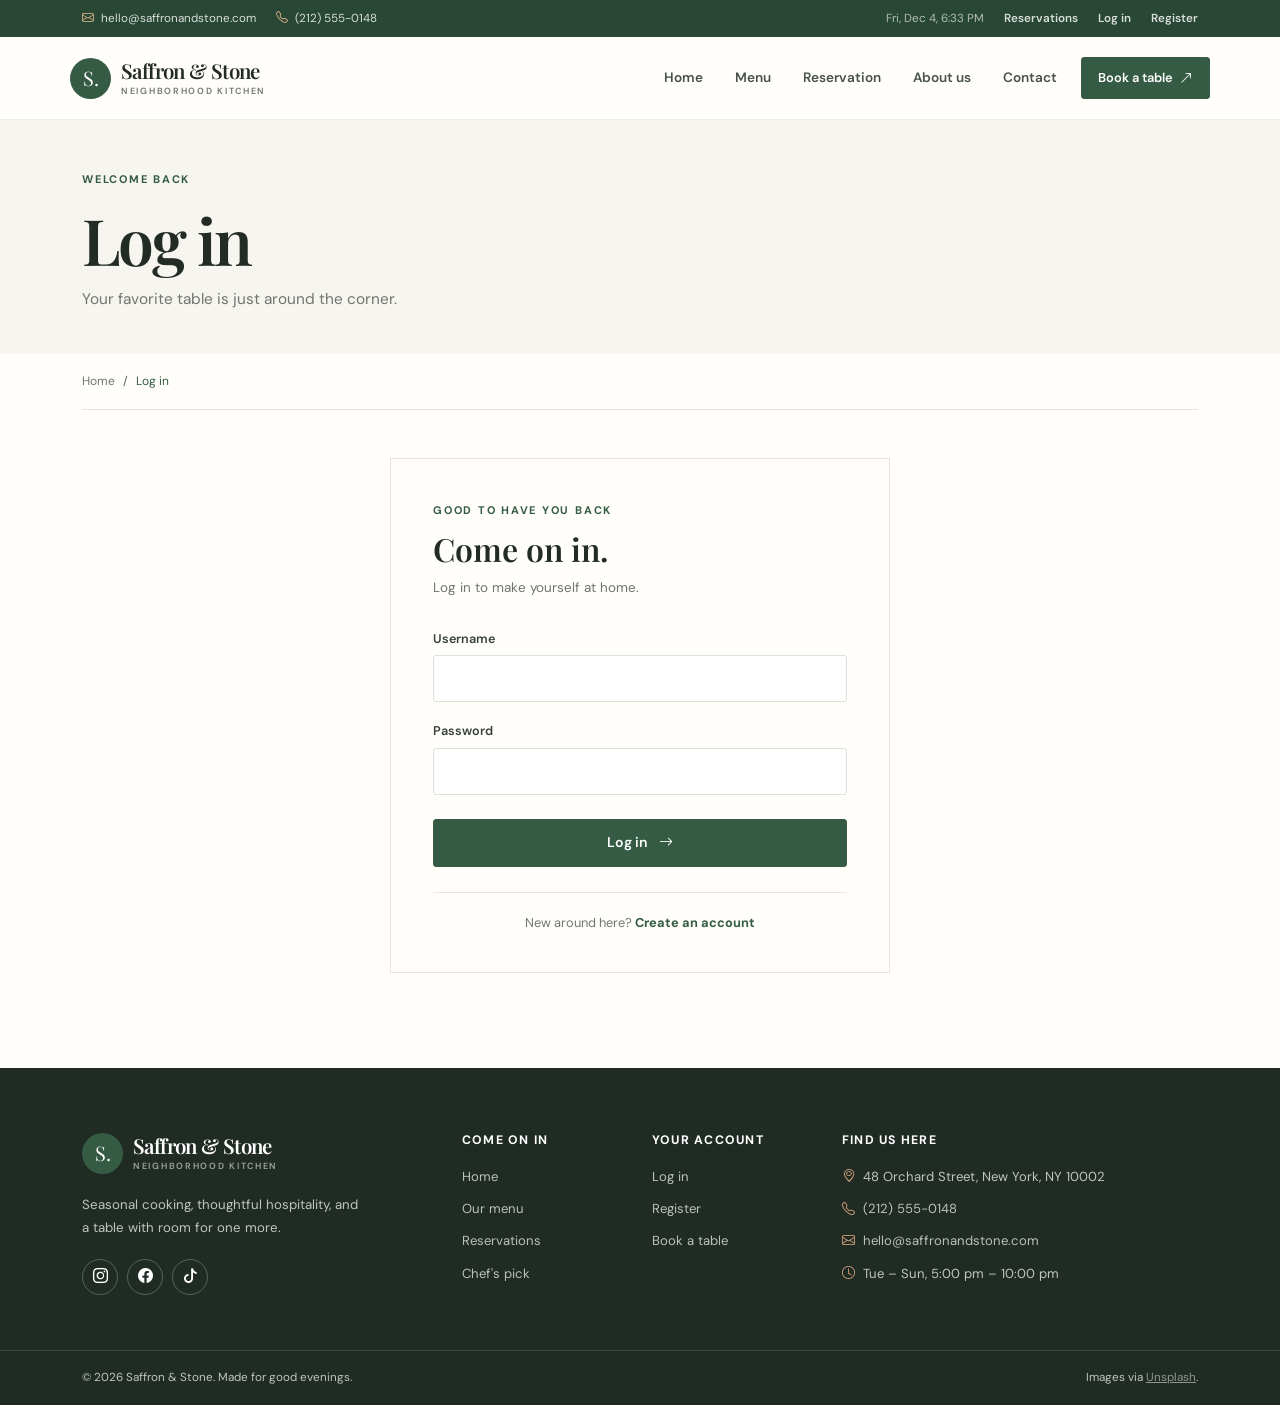
<file: login.html>
<!doctype html>
<html lang="en">
<head>
  <meta charset="utf-8">
  <meta name="viewport" content="width=device-width, initial-scale=1">
  <meta name="description" content="Log in to your Saffron & Stone account.">
  <title>Log In | Saffron & Stone</title>
  <link rel="preconnect" href="https://fonts.googleapis.com">
  <link href="https://fonts.googleapis.com/css2?family=DM+Sans:wght@400;500;600;700&amp;family=Playfair+Display:wght@500;600;700&amp;display=swap" rel="stylesheet">
  <link href="https://cdn.jsdelivr.net/npm/bootstrap@5.3.3/dist/css/bootstrap.min.css" rel="stylesheet">
  <link href="https://cdn.jsdelivr.net/npm/bootstrap-icons@1.11.3/font/bootstrap-icons.min.css" rel="stylesheet">
  <link href="assets/css/style.css" rel="stylesheet">
</head>
<body>
  <div id="site-header"></div>
  <main>
    <section class="page-banner compact-banner"><div class="container"><span class="eyebrow">WELCOME BACK</span><h1>Log in</h1><p>Your favorite table is just around the corner.</p></div></section>
    <div class="container"><nav aria-label="breadcrumb"><ol class="breadcrumb custom-breadcrumb"><li class="breadcrumb-item"><a href="index.html">Home</a></li><li class="breadcrumb-item active" aria-current="page">Log in</li></ol></nav></div>
    <section class="container auth-section">
      <div class="auth-card login-card">
        <div class="auth-heading"><span class="eyebrow">GOOD TO HAVE YOU BACK</span><h2>Come on in.</h2><p>Log in to make yourself at home.</p></div>
        <form class="needs-validation" data-demo-auth novalidate>
          <div class="mb-3"><label class="form-label" for="loginUsername">Username</label><input class="form-control" id="loginUsername" name="username" autocomplete="username" required><div class="invalid-feedback">Please enter your username.</div></div>
          <div class="mb-4"><label class="form-label" for="loginPassword">Password</label><input class="form-control" id="loginPassword" name="password" type="password" autocomplete="current-password" required><div class="invalid-feedback">Please enter your password.</div></div>
          <button class="btn btn-primary btn-lg w-100" type="submit">Log in <i class="bi bi-arrow-right ms-2"></i></button><div class="form-feedback" aria-live="polite"></div>
        </form>
        <p class="auth-switch">New around here? <a href="signup.html">Create an account</a></p>
      </div>
    </section>
  </main>
  <div id="site-footer"></div>
  <script src="https://cdn.jsdelivr.net/npm/bootstrap@5.3.3/dist/js/bootstrap.bundle.min.js"></script>
  <script src="assets/js/main.js"></script>
</body>
</html>
</file>
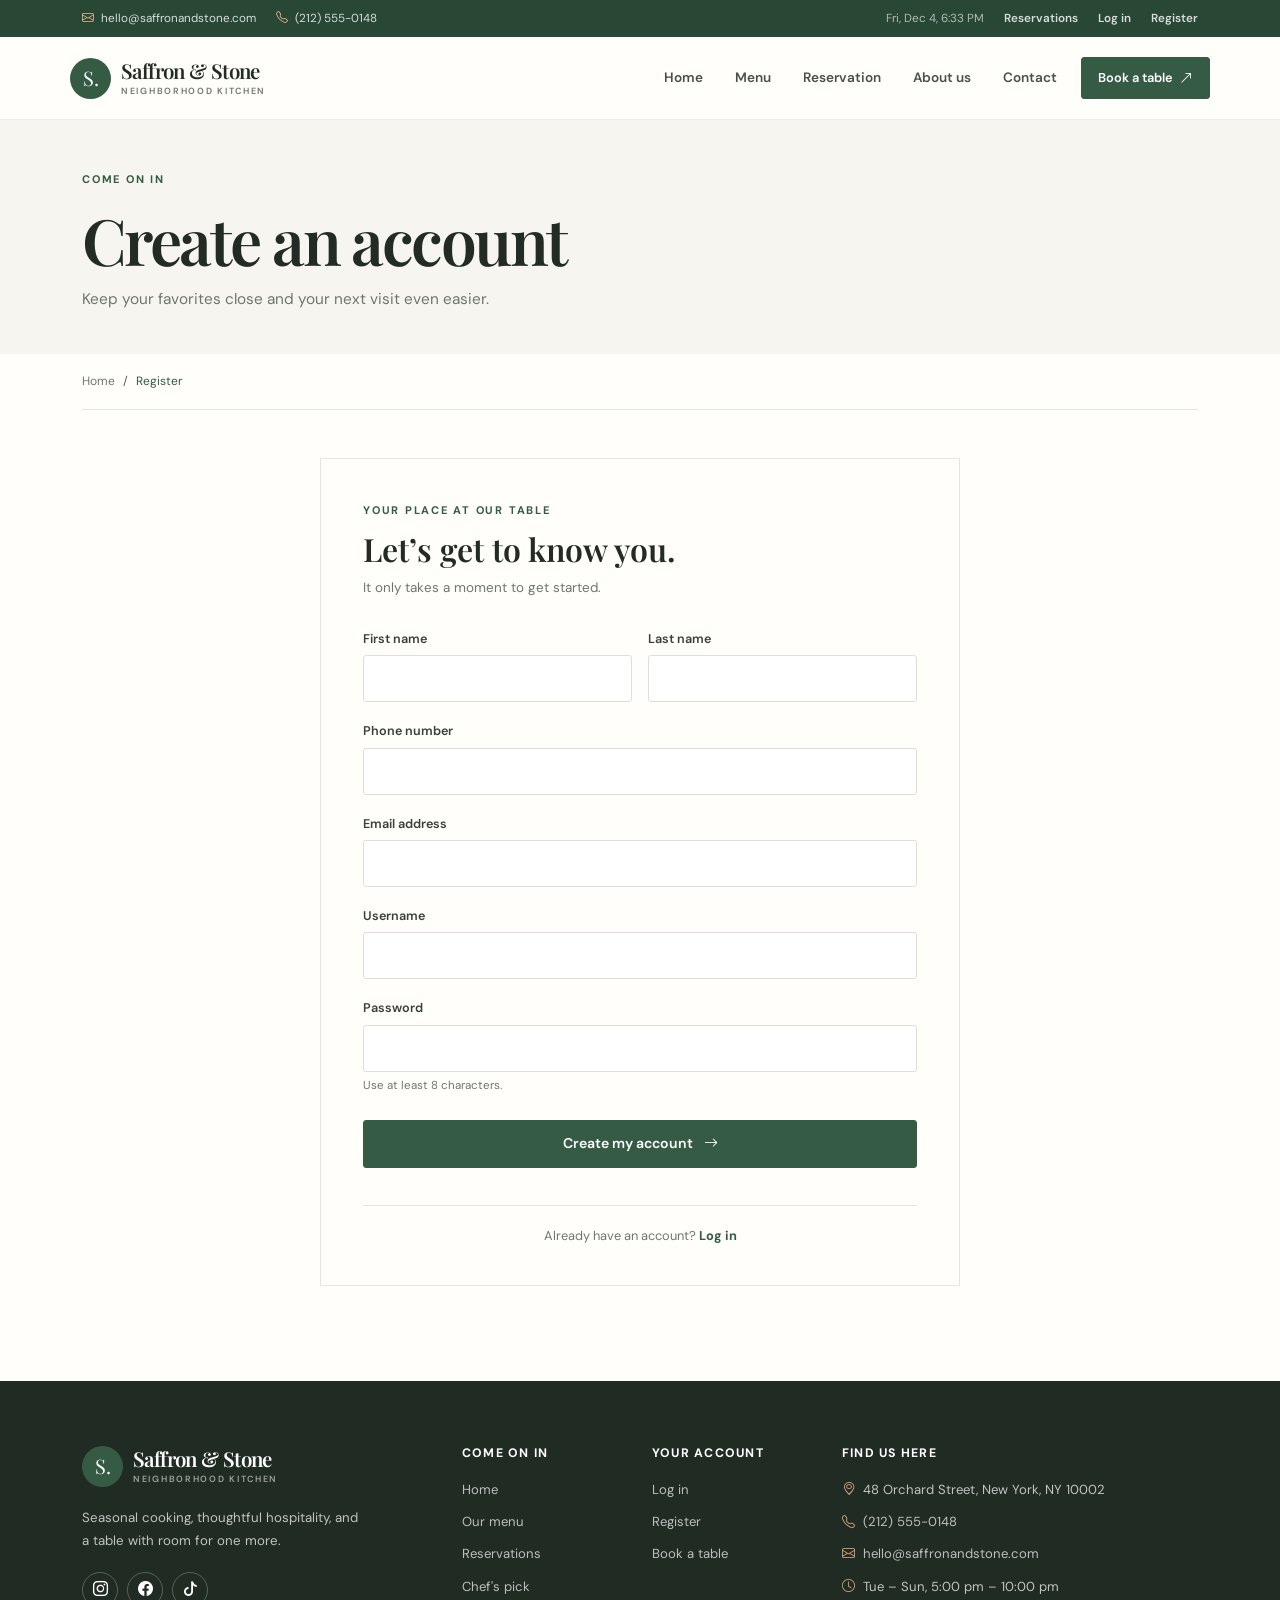
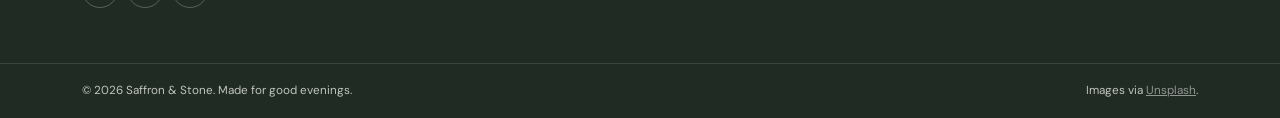
<file: signup.html>
<!doctype html>
<html lang="en">
<head>
  <meta charset="utf-8">
  <meta name="viewport" content="width=device-width, initial-scale=1">
  <meta name="description" content="Create your Saffron & Stone account to keep your favorite meals close.">
  <title>Create an Account | Saffron & Stone</title>
  <link rel="preconnect" href="https://fonts.googleapis.com">
  <link href="https://fonts.googleapis.com/css2?family=DM+Sans:wght@400;500;600;700&amp;family=Playfair+Display:wght@500;600;700&amp;display=swap" rel="stylesheet">
  <link href="https://cdn.jsdelivr.net/npm/bootstrap@5.3.3/dist/css/bootstrap.min.css" rel="stylesheet">
  <link href="https://cdn.jsdelivr.net/npm/bootstrap-icons@1.11.3/font/bootstrap-icons.min.css" rel="stylesheet">
  <link href="assets/css/style.css" rel="stylesheet">
</head>
<body>
  <div id="site-header"></div>
  <main>
    <section class="page-banner compact-banner"><div class="container"><span class="eyebrow">COME ON IN</span><h1>Create an account</h1><p>Keep your favorites close and your next visit even easier.</p></div></section>
    <div class="container"><nav aria-label="breadcrumb"><ol class="breadcrumb custom-breadcrumb"><li class="breadcrumb-item"><a href="index.html">Home</a></li><li class="breadcrumb-item active" aria-current="page">Register</li></ol></nav></div>
    <section class="container auth-section">
      <div class="auth-card">
        <div class="auth-heading"><span class="eyebrow">YOUR PLACE AT OUR TABLE</span><h2>Let’s get to know you.</h2><p>It only takes a moment to get started.</p></div>
        <form class="needs-validation" data-demo-auth novalidate>
          <div class="row g-3">
            <div class="col-sm-6"><label class="form-label" for="firstName">First name</label><input class="form-control" id="firstName" name="firstName" autocomplete="given-name" required><div class="invalid-feedback">Please enter your first name.</div></div>
            <div class="col-sm-6"><label class="form-label" for="lastName">Last name</label><input class="form-control" id="lastName" name="lastName" autocomplete="family-name" required><div class="invalid-feedback">Please enter your last name.</div></div>
            <div class="col-12"><label class="form-label" for="signupPhone">Phone number</label><input class="form-control" id="signupPhone" name="phone" type="tel" autocomplete="tel" required><div class="invalid-feedback">Please enter your phone number.</div></div>
            <div class="col-12"><label class="form-label" for="signupEmail">Email address</label><input class="form-control" id="signupEmail" name="email" type="email" autocomplete="email" required><div class="invalid-feedback">Please enter a valid email address.</div></div>
            <div class="col-12"><label class="form-label" for="signupUsername">Username</label><input class="form-control" id="signupUsername" name="username" autocomplete="username" minlength="3" required><div class="invalid-feedback">Choose a username with at least 3 characters.</div></div>
            <div class="col-12"><label class="form-label" for="signupPassword">Password</label><input class="form-control" id="signupPassword" name="password" type="password" autocomplete="new-password" minlength="8" required><div class="form-text">Use at least 8 characters.</div><div class="invalid-feedback">Please enter a password with at least 8 characters.</div></div>
            <div class="col-12"><button class="btn btn-primary btn-lg w-100 mt-2" type="submit">Create my account <i class="bi bi-arrow-right ms-2"></i></button><div class="form-feedback" aria-live="polite"></div></div>
          </div>
        </form>
        <p class="auth-switch">Already have an account? <a href="login.html">Log in</a></p>
      </div>
    </section>
  </main>
  <div id="site-footer"></div>
  <script src="https://cdn.jsdelivr.net/npm/bootstrap@5.3.3/dist/js/bootstrap.bundle.min.js"></script>
  <script src="assets/js/main.js"></script>
</body>
</html>
</file>
<file: assets/css/style.css>
:root {
  --ink: #232b25;
  --muted: #6f766f;
  --cream: #f7f5ef;
  --paper: #fffefa;
  --green: #355b45;
  --green-dark: #284735;
  --orange: #d78a56;
  --line: #e7e5dc;
  --serif: "Playfair Display", Georgia, serif;
  --sans: "DM Sans", sans-serif;
}

* { box-sizing: border-box; }
body { color: var(--ink); background: var(--paper); font-family: var(--sans); font-size: 15px; line-height: 1.7; }
a { color: var(--green); }
a:hover { color: var(--green-dark); }
h1, h2, h3, h4 { font-family: var(--serif); font-weight: 600; line-height: 1.2; }
.btn { border-radius: 3px; font-size: .88rem; font-weight: 600; padding: .8rem 1.35rem; }
.btn.btn-sm { padding: .5rem .85rem; }
.btn-primary { --bs-btn-bg: var(--green); --bs-btn-border-color: var(--green); --bs-btn-hover-bg: var(--green-dark); --bs-btn-hover-border-color: var(--green-dark); --bs-btn-active-bg: var(--green-dark); --bs-btn-active-border-color: var(--green-dark); }
.btn-outline-dark { --bs-btn-color: var(--ink); --bs-btn-border-color: #b7bab1; --bs-btn-hover-bg: var(--ink); --bs-btn-hover-border-color: var(--ink); border-radius: 3px; padding: .8rem 1.4rem; }
.eyebrow { color: var(--green); display: inline-block; font-size: .69rem; font-weight: 700; letter-spacing: .16em; line-height: 1.5; }
.topbar { background: var(--green-dark); color: rgba(255,255,255,.82); font-size: .73rem; }
.topbar .container { align-items: center; display: flex; justify-content: space-between; min-height: 37px; }
.topbar a { color: inherit; text-decoration: none; transition: color .2s ease; }
.topbar a:hover { color: #fff; }
.topbar-contact, .topbar-links { align-items: center; display: flex; gap: 20px; }
.topbar-contact span, .topbar-contact a { align-items: center; display: inline-flex; gap: 7px; }
.topbar-contact i { color: #e8ba8e; }
.topbar-links a { font-weight: 600; }
.topbar-clock { color: rgba(255,255,255,.64); font-variant-numeric: tabular-nums; }
.main-nav { background: rgba(255,254,250,.97); border-bottom: 1px solid rgba(35,43,37,.08); position: relative; z-index: 20; }
.main-nav .navbar { min-height: 82px; padding-bottom: .65rem; padding-top: .65rem; }
.brand-mark { align-items: center; color: var(--ink); display: inline-flex; gap: 10px; text-decoration: none; }
.brand-mark:hover { color: var(--ink); }
.brand-icon { align-items: center; background: var(--green); border-radius: 50%; color: #fff; display: inline-flex; font-family: var(--serif); font-size: 1.25rem; height: 41px; justify-content: center; width: 41px; }
.brand-name { display: flex; flex-direction: column; font-family: var(--serif); font-size: 1.28rem; font-weight: 600; letter-spacing: -.03em; line-height: 1.08; }
.brand-name small { color: var(--muted); font-family: var(--sans); font-size: .56rem; font-weight: 600; letter-spacing: .19em; margin-top: 5px; text-transform: uppercase; }
.main-nav .navbar-nav { align-items: center; gap: 5px; }
.main-nav .nav-link { color: #485149; font-size: .85rem; font-weight: 600; padding: .55rem .85rem !important; position: relative; }
.main-nav .nav-link::after { background: var(--orange); bottom: 3px; content: ""; height: 2px; left: .85rem; position: absolute; transform: scaleX(0); transform-origin: left; transition: transform .2s ease; width: calc(100% - 1.7rem); }
.main-nav .nav-link:hover, .main-nav .nav-link.active { color: var(--green); }
.main-nav .nav-link:hover::after, .main-nav .nav-link.active::after { transform: scaleX(1); }
.nav-book { font-size: .8rem; margin-left: 10px; padding: .68rem 1rem; }
.hero-carousel { position: relative; }
.hero-carousel .carousel-item { height: min(690px, 74vh); min-height: 530px; }
.hero-image { height: 100%; object-fit: cover; }
.hero-shade { background: linear-gradient(90deg, rgba(20,29,23,.72) 0%, rgba(20,29,23,.45) 44%, rgba(20,29,23,.06) 100%); inset: 0; position: absolute; }
.hero-caption { bottom: auto; left: max(calc((100% - 1140px) / 2), 8%); right: auto; text-align: left; top: 50%; transform: translateY(-45%); width: min(610px, 78%); }
.hero-caption h1, .hero-caption h2 { color: #fff; font-size: clamp(3.2rem, 6vw, 5.4rem); letter-spacing: -.045em; line-height: 1.04; margin: 20px 0 16px; }
.hero-caption p { color: rgba(255,255,255,.85); font-size: 1.03rem; margin-bottom: 27px; max-width: 430px; }
.hero-caption .btn { padding: .9rem 1.4rem; }
.hero-carousel .carousel-indicators { justify-content: flex-start; margin-bottom: 38px; margin-left: max(calc((100% - 1140px) / 2), 8%); }
.hero-carousel .carousel-indicators [data-bs-target] { border: 0; height: 3px; width: 34px; }
.hero-carousel .carousel-control-prev, .hero-carousel .carousel-control-next { width: 8%; }
.hero-note { background: var(--paper); bottom: 0; color: var(--ink); font-size: .74rem; font-weight: 600; padding: 12px 18px; position: absolute; right: 0; z-index: 5; }
.hero-note span:last-child { color: var(--muted); font-weight: 400; margin-left: 6px; }
.section-space { padding-bottom: 100px; padding-top: 100px; }
.section-heading { margin: 0 auto 43px; max-width: 700px; }
.section-heading h2 { font-size: clamp(2.1rem, 4vw, 3rem); letter-spacing: -.03em; margin: 12px 0; }
.section-heading p { color: var(--muted); margin: 0 auto; max-width: 500px; }
.dish-card { background: #fff; border: 1px solid #eeece5; border-radius: 4px; overflow: hidden; transition: box-shadow .25s ease, transform .25s ease; }
.dish-card:hover { box-shadow: 0 15px 35px rgba(34,45,36,.1); transform: translateY(-4px); }
.dish-photo-link { display: block; overflow: hidden; }
.dish-card .card-img-top { aspect-ratio: 1.42; object-fit: cover; transition: transform .5s ease; }
.dish-card:hover .card-img-top { transform: scale(1.045); }
.dish-card .card-body { padding: 22px 22px 24px; }
.dish-card .card-title { font-family: var(--serif); font-size: 1.2rem; margin: 0 0 8px; }
.dish-card .card-text { color: var(--muted); font-size: .86rem; line-height: 1.65; margin-bottom: 18px; }
.price { color: var(--green); font-size: .95rem; font-weight: 700; white-space: nowrap; }
.text-link { color: var(--green); font-size: .81rem; font-weight: 700; text-decoration: none; }
.text-link i { display: inline-block; transition: transform .2s ease; }
.text-link:hover i { transform: translate(3px, -2px); }
.recommendation-section { background: var(--cream); padding: 100px 0; }
.recommendation-image { position: relative; }
.recommendation-image img { aspect-ratio: 1.2; border-radius: 3px; object-fit: cover; width: 100%; }
.image-label { background: #fff; bottom: 18px; color: var(--green); font-size: .76rem; font-weight: 700; left: 18px; padding: 10px 14px; position: absolute; }
.image-label i { color: var(--orange); }
.display-heading { font-size: clamp(2.4rem, 4vw, 3.5rem); letter-spacing: -.04em; margin: 16px 0; }
.lead-copy { color: var(--muted); font-size: 1rem; line-height: 1.9; }
.chef-meta { align-items: center; color: var(--muted); display: flex; font-size: .78rem; gap: 15px; margin-top: 22px; }
.chef-meta .price { font-size: 1.2rem; }
.meta-divider { background: #c9c8bd; height: 19px; width: 1px; }
.testimonial-card { background: #fff; border: 1px solid var(--line); padding: 30px; }
.stars { color: #ce9157; font-size: .9rem; letter-spacing: .12em; }
.testimonial-card blockquote { font-family: var(--serif); font-size: 1.16rem; line-height: 1.7; margin: 15px 0 22px; }
.reviewer { align-items: center; display: flex; gap: 12px; }
.avatar { align-items: center; background: #e9eee8; border-radius: 50%; color: var(--green); display: inline-flex; font-size: .72rem; font-weight: 700; height: 39px; justify-content: center; width: 39px; }
.reviewer strong, .reviewer small { display: block; }
.reviewer strong { font-size: .8rem; }
.reviewer small { color: var(--muted); font-size: .72rem; }
.newsletter-section { background: var(--green-dark); color: #fff; padding: 66px 0; }
.newsletter-section h2 { font-size: clamp(2rem, 4vw, 2.8rem); margin: 10px 0; }
.newsletter-section p { color: rgba(255,255,255,.72); margin: 0; }
.newsletter-form { display: flex; flex-wrap: wrap; gap: 10px; }
.newsletter-form input { background: rgba(255,255,255,.1); border: 1px solid rgba(255,255,255,.3); border-radius: 3px; color: #fff; flex: 1 1 200px; min-height: 48px; padding: 0 15px; }
.newsletter-form input::placeholder { color: rgba(255,255,255,.65); }
.newsletter-form .form-feedback { flex-basis: 100%; }
.site-footer { background: #202b24; color: rgba(255,255,255,.72); }
.footer-main { padding: 65px 0 55px; }
.footer-brand .brand-mark { color: white; }
.footer-brand .brand-name small { color: rgba(255,255,255,.56); }
.footer-brand p { font-size: .83rem; margin: 20px 0; max-width: 285px; }
.footer-heading { color: #fff; font-family: var(--sans); font-size: .77rem; font-weight: 700; letter-spacing: .1em; margin-bottom: 18px; text-transform: uppercase; }
.footer-links { display: flex; flex-direction: column; gap: 10px; }
.footer-links a, .footer-contact a { color: rgba(255,255,255,.7); font-size: .82rem; text-decoration: none; transition: color .2s; }
.footer-links a:hover, .footer-contact a:hover { color: #fff; }
.footer-contact p { font-size: .82rem; margin-bottom: 10px; }
.footer-contact i { color: #d4a47f; margin-right: 8px; }
.social-links { display: flex; gap: 9px; }
.social-links a { align-items: center; border: 1px solid rgba(255,255,255,.25); border-radius: 50%; color: #fff; display: inline-flex; height: 36px; justify-content: center; text-decoration: none; transition: background .2s; width: 36px; }
.social-links a:hover { background: var(--green); }
.footer-bottom { border-top: 1px solid rgba(255,255,255,.12); font-size: .73rem; padding: 17px 0; }
.footer-bottom .container { align-items: center; display: flex; flex-wrap: wrap; gap: 10px; justify-content: space-between; }
.footer-bottom p { margin: 0; }
.page-banner { background: var(--cream); padding: 61px 0 56px; }
.page-banner h1 { font-size: clamp(2.7rem, 5vw, 4rem); letter-spacing: -.04em; margin: 10px 0 8px; }
.page-banner p { color: var(--muted); font-size: .96rem; margin: 0; }
.compact-banner { padding-bottom: 42px; padding-top: 46px; }
.custom-breadcrumb { border-bottom: 1px solid var(--line); font-size: .75rem; margin: 0; padding: 17px 0; }
.custom-breadcrumb a { color: var(--muted); text-decoration: none; }
.custom-breadcrumb .active { color: var(--green); }
.section-top { padding-top: 45px; }
.section-bottom { padding-bottom: 100px; }
.menu-sidebar { background: var(--cream); padding: 26px 23px; position: sticky; top: 20px; }
.menu-sidebar h2 { font-size: 1.45rem; margin: 8px 0 18px; }
.category-accordion .accordion-item { background: transparent; border-color: #e5e2d9; }
.category-accordion .accordion-button { background: transparent; box-shadow: none; color: var(--ink); font-size: .88rem; font-weight: 600; padding: 15px 0; }
.category-accordion .accordion-button:not(.collapsed) { color: var(--green); }
.category-accordion .accordion-button::after { background-size: 13px; height: 13px; width: 13px; }
.category-count { color: #95998f; font-size: .72rem; margin-left: auto; margin-right: 14px; }
.category-link { background: transparent; border: 0; color: var(--muted); display: block; font-size: .8rem; padding: 4px 0; text-align: left; width: 100%; }
.category-link:hover, .category-link.active { color: var(--green); font-weight: 700; }
.category-accordion .accordion-body { padding: 0 0 14px 5px; }
.sidebar-note { border-top: 1px solid var(--line); color: var(--muted); display: flex; font-size: .75rem; gap: 10px; margin-top: 20px; padding-top: 17px; }
.sidebar-note i { color: var(--green); }
.sidebar-note p { margin: 0; }
.menu-toolbar { align-items: end; display: flex; flex-wrap: wrap; justify-content: space-between; margin-bottom: 24px; }
.menu-toolbar h2 { font-size: 2rem; margin: 7px 0 0; }
.menu-result-count { color: var(--muted); font-size: .76rem; }
.menu-item[hidden] { display: none !important; }
.pagination { gap: 7px; }
.pagination .page-link { background: #fff; border: 1px solid var(--line); border-radius: 3px !important; color: var(--ink); font-size: .8rem; min-width: 39px; text-align: center; }
.pagination .page-item.active .page-link { background: var(--green); border-color: var(--green); color: #fff; }
.zoom-frame { border-radius: 4px; overflow: hidden; }
.zoom-frame img { aspect-ratio: 1.1; object-fit: cover; transition: transform .65s ease; width: 100%; }
.zoom-frame:hover img { transform: scale(1.12); }
.dish-information h2 { font-size: clamp(2.3rem, 4vw, 3.2rem); letter-spacing: -.035em; margin: 11px 0 13px; }
.dish-rating { align-items: center; color: var(--muted); display: flex; font-size: .77rem; gap: 10px; }
.dish-rating .stars { font-size: .78rem; }
.detail-price { color: var(--green); font-size: 1.75rem; font-weight: 700; margin: 22px 0 8px; }
.detail-price small { color: var(--muted); font-size: .73rem; font-weight: 400; }
.dish-information > p:not(.order-note) { color: var(--muted); line-height: 1.85; max-width: 520px; }
.ingredient-list { display: flex; flex-wrap: wrap; gap: 8px; margin-top: 18px; }
.ingredient-list span { background: var(--cream); color: #576157; font-size: .72rem; padding: 6px 10px; }
.quantity-control { align-items: center; border: 1px solid var(--line); display: inline-flex; height: 48px; }
.quantity-control button { background: transparent; border: 0; color: var(--ink); font-size: 1.1rem; height: 46px; width: 42px; }
.quantity-control button:hover { color: var(--green); }
.quantity-control output { font-size: .85rem; min-width: 28px; text-align: center; }
.order-note { color: var(--muted); font-size: .73rem; margin-top: 20px; }
.order-note i { color: var(--green); }
.body-copy { color: var(--muted); line-height: 1.95; max-width: 670px; }
.content-heading { font-size: 2.15rem; margin: 10px 0 16px; }
.nutrition-card { background: var(--cream); padding: 28px; }
.nutrition-card h3 { font-size: 1.35rem; margin: 9px 0 18px; }
.nutrition-row { border-bottom: 1px solid #e4e1d8; display: flex; font-size: .82rem; justify-content: space-between; padding: 9px 0; }
.nutrition-row strong { font-size: .8rem; }
.nutrition-card > small { color: var(--muted); display: block; font-size: .69rem; margin-top: 15px; }
.related-section { background: var(--cream); padding: 75px 0 90px; }
.related-section .section-heading { margin-left: 0; text-align: left; }
.related-section .section-heading h2 { font-size: 2.4rem; }
.form-panel { padding: 9px 10px 0 0; }
.form-panel h2 { font-size: 2.5rem; margin: 9px 0 8px; }
.form-intro { color: var(--muted); font-size: .84rem; margin-bottom: 27px; }
.form-intro a { font-weight: 600; text-decoration: none; }
.form-label { color: #374139; font-size: .79rem; font-weight: 600; margin-bottom: 6px; }
.form-control, .form-select { border-color: #dedfd6; border-radius: 3px; font-size: .86rem; min-height: 47px; }
.form-control:focus, .form-select:focus { border-color: #73917b; box-shadow: 0 0 0 .2rem rgba(53,91,69,.12); }
textarea.form-control { min-height: auto; }
.form-text { color: var(--muted); font-size: .72rem; }
.reservation-aside { background: var(--cream); height: 100%; }
.reservation-aside > img { aspect-ratio: 1.53; object-fit: cover; width: 100%; }
.aside-content { padding: 25px 28px 30px; }
.aside-content h3 { font-size: 1.65rem; margin: 9px 0; }
.aside-content > p { color: var(--muted); font-size: .84rem; }
.aside-detail { align-items: flex-start; color: #50584f; display: flex; font-size: .8rem; gap: 12px; margin-top: 16px; }
.aside-detail i { color: var(--green); font-size: 1rem; }
.confirmation-modal { border: 0; border-radius: 4px; padding: 25px 15px; }
.confirmation-modal .modal-body { padding: 26px 20px; }
.confirmation-modal h2 { font-size: 2rem; margin: 12px 0; }
.confirmation-modal p { color: var(--muted); }
.success-icon { align-items: center; background: #e6eee6; border-radius: 50%; color: var(--green); display: flex; font-size: 1.8rem; height: 60px; justify-content: center; margin: 0 auto 18px; width: 60px; }
.auth-section { padding-bottom: 95px; padding-top: 48px; }
.auth-card { border: 1px solid var(--line); margin: 0 auto; max-width: 640px; padding: 38px 42px; }
.login-card { max-width: 500px; }
.auth-heading { margin-bottom: 26px; }
.auth-heading h2 { font-size: 2rem; margin: 8px 0; }
.auth-heading p { color: var(--muted); font-size: .84rem; margin: 0; }
.auth-card .form-feedback { margin-top: 12px; }
.auth-switch { border-top: 1px solid var(--line); color: var(--muted); font-size: .8rem; margin: 25px 0 0; padding-top: 19px; text-align: center; }
.auth-switch a { font-weight: 700; text-decoration: none; }
.form-feedback { color: #d6efda; font-size: .79rem; margin-top: 9px; }
.auth-card .form-feedback { color: var(--green); }

@media (max-width: 991.98px) {
  .main-nav .navbar { min-height: 72px; }
  .main-nav .navbar-collapse { background: var(--paper); border-top: 1px solid var(--line); margin: 10px -12px -10px; padding: 12px 20px 20px; }
  .main-nav .navbar-nav { align-items: stretch; gap: 0; }
  .main-nav .nav-link { padding: 10px 0 !important; }
  .main-nav .nav-link::after { display: none; }
  .nav-book { margin: 9px 0 0; }
  .hero-caption { left: 10%; }
  .hero-carousel .carousel-indicators { margin-left: 10%; }
  .section-space { padding-bottom: 76px; padding-top: 76px; }
  .recommendation-section { padding: 76px 0; }
  .menu-sidebar { position: static; }
}
@media (max-width: 767.98px) {
  body { font-size: 14px; }
  .topbar .container { justify-content: center; min-height: 36px; }
  .topbar-contact { display: none; }
  .topbar-links { gap: 14px; }
  .topbar-clock { display: none; }
  .hero-carousel .carousel-item { height: 610px; min-height: 0; }
  .hero-caption { left: 9%; top: 47%; width: 82%; }
  .hero-caption h1, .hero-caption h2 { font-size: clamp(3rem, 11vw, 4.2rem); }
  .hero-caption p { font-size: .91rem; max-width: 340px; }
  .hero-carousel .carousel-indicators { margin-bottom: 40px; margin-left: 9%; }
  .hero-note { font-size: .68rem; padding: 10px 12px; }
  .section-space { padding-bottom: 62px; padding-top: 62px; }
  .section-heading { margin-bottom: 30px; }
  .recommendation-section { padding: 62px 0; }
  .newsletter-section { padding: 50px 0; }
  .newsletter-form input { flex-basis: 100%; }
  .page-banner { padding: 42px 0; }
  .compact-banner { padding: 38px 0 34px; }
  .menu-toolbar { align-items: flex-start; flex-direction: column; gap: 10px; }
  .auth-card { padding: 28px 23px; }
  .auth-section { padding-bottom: 65px; padding-top: 35px; }
  .section-bottom { padding-bottom: 65px; }
  .related-section { padding: 60px 0; }
}
@media (prefers-reduced-motion: reduce) {
  *, *::before, *::after { scroll-behavior: auto !important; transition-duration: .01ms !important; }
}
</file>
